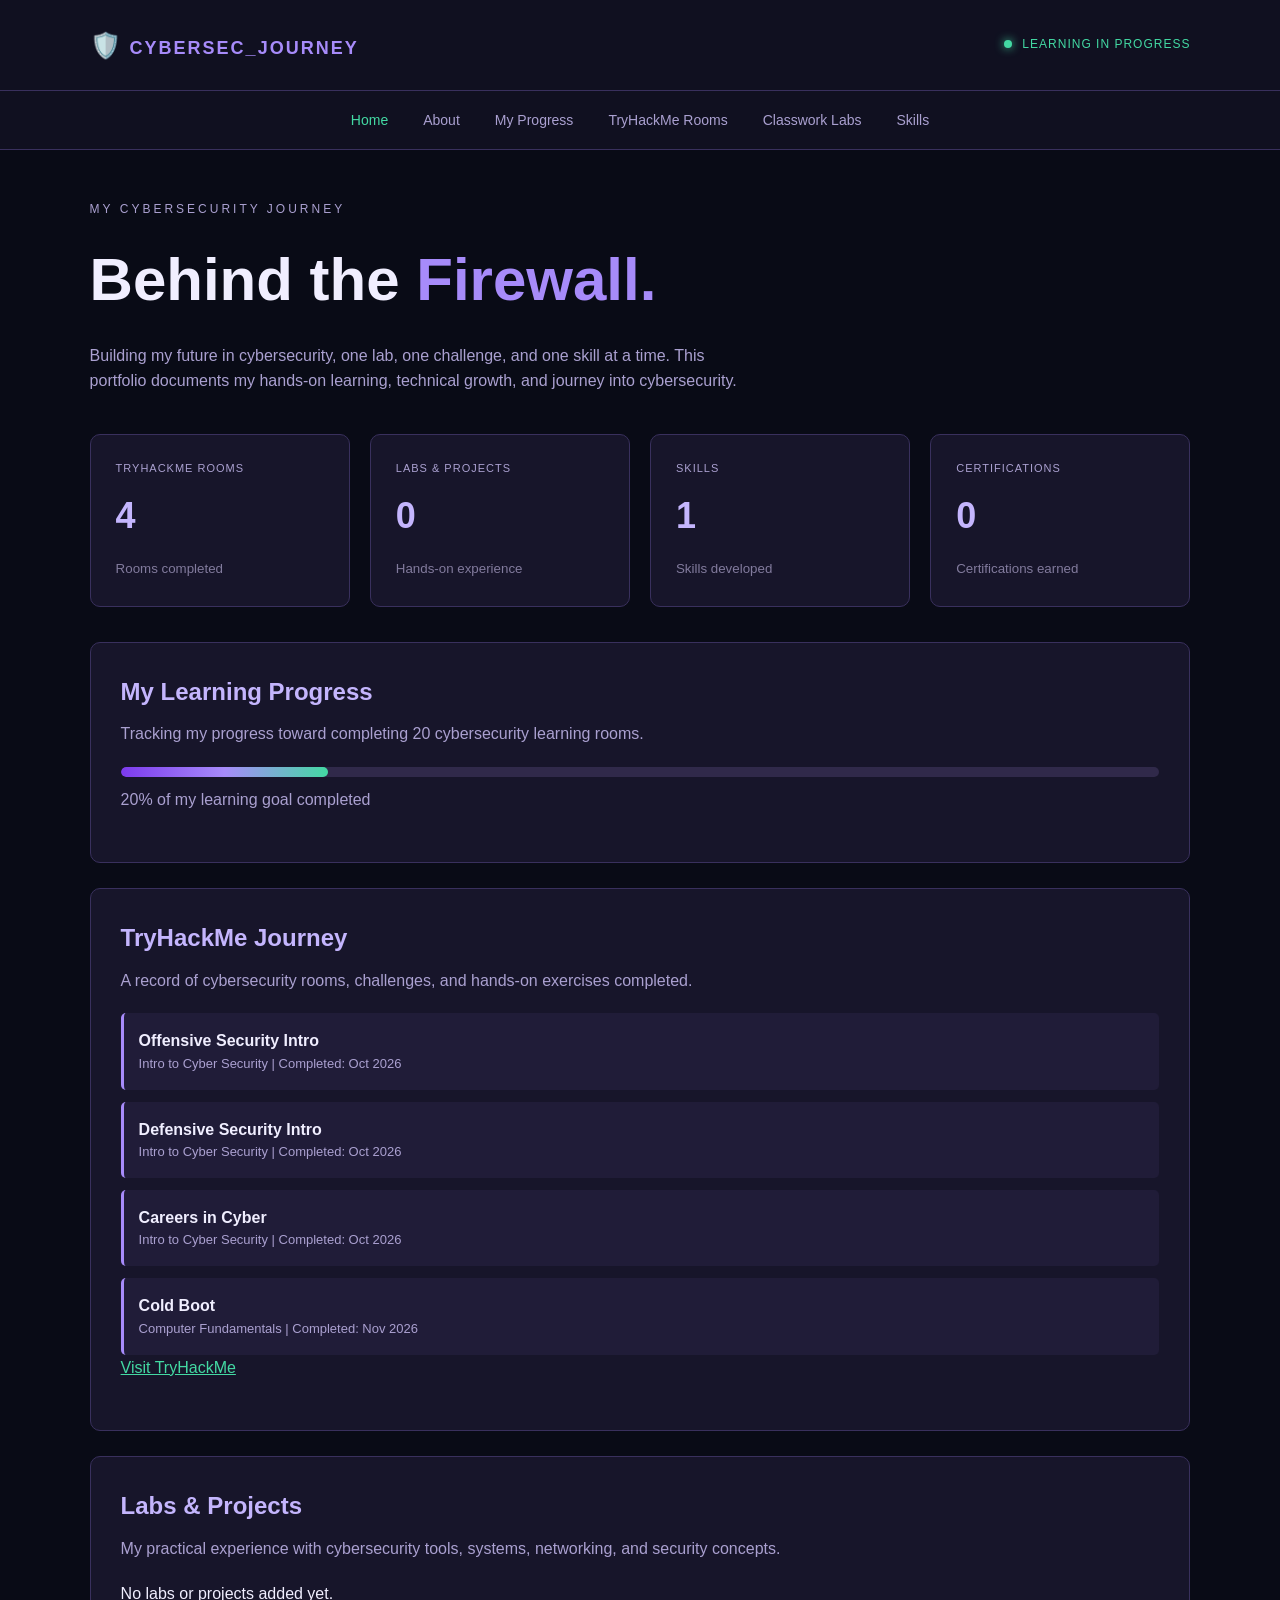
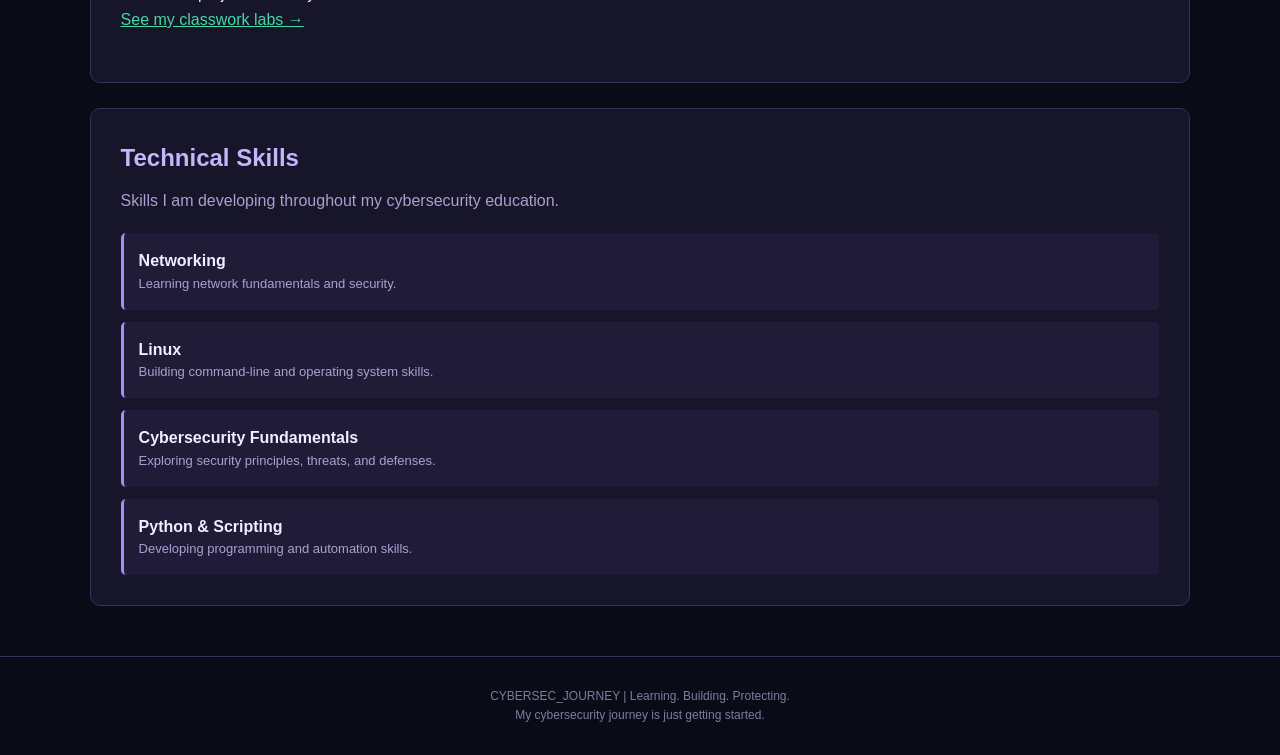
<file: index.html>
<!DOCTYPE html>
<html lang="en">

<head>
    <meta charset="UTF-8">
    <meta name="viewport" content="width=device-width, initial-scale=1.0">
    <title>Cybersec Journey | Cybersecurity Portfolio</title>
    <link rel="stylesheet" href="style.css?v=4">
</head>

<body>

    <header>
        <div class="logo">
            <span>🛡️</span> CYBERSEC_JOURNEY
        </div>

        <div class="status">
            <span class="status-dot"></span>
            LEARNING IN PROGRESS
        </div>
    </header>

    <nav>
        <a href="index.html" class="active">Home</a>
        <a href="about.html">About</a>
        <a href="index.html#progress">My Progress</a>
        <a href="index.html#rooms">TryHackMe Rooms</a>
        <a href="classwork.html">Classwork Labs</a>
        <a href="index.html#skills">Skills</a>
    </nav>

    <main id="home">

        <section class="welcome">
            <p class="eyebrow">MY CYBERSECURITY JOURNEY</p>

            <h1>
                Behind the <span>Firewall.</span>
            </h1>

            <p>
                Building my future in cybersecurity, one lab,
                one challenge, and one skill at a time.
                This portfolio documents my hands-on learning,
                technical growth, and journey into cybersecurity.
            </p>
        </section>

        <section class="stats">

            <div class="stat-card">
                <p>TRYHACKME ROOMS</p>
                <h2 id="roomCount">0</h2>
                <small>Rooms completed</small>
            </div>

            <div class="stat-card">
                <p>LABS & PROJECTS</p>
                <h2 id="labCount">0</h2>
                <small>Hands-on experience</small>
            </div>

            <div class="stat-card">
                <p>SKILLS</p>
                <h2 id="skillCount">0</h2>
                <small>Skills developed</small>
            </div>

            <div class="stat-card">
                <p>CERTIFICATIONS</p>
                <h2 id="certCount">0</h2>
                <small>Certifications earned</small>
            </div>

        </section>

        <section class="panel" id="progress">
            <h2>My Learning Progress</h2>

            <p>
                Tracking my progress toward completing
                20 cybersecurity learning rooms.
            </p>

            <div class="progress-track">
                <div class="progress-fill" id="progressFill"></div>
            </div>

            <p id="progressText">
                0% of my learning goal completed
            </p>
        </section>

        <section class="panel" id="rooms">
            <h2>TryHackMe Journey</h2>

            <p>
                A record of cybersecurity rooms,
                challenges, and hands-on exercises completed.
            </p>

            <div id="roomList">
                <p>No completed rooms added yet.</p>
            </div>

            <p>
                <a href="https://tryhackme.com/"
                   target="_blank"
                   rel="noopener noreferrer">
                    Visit TryHackMe
                </a>
            </p>
        </section>

        <section class="panel" id="labs">
            <h2>Labs & Projects</h2>

            <p>
                My practical experience with cybersecurity tools,
                systems, networking, and security concepts.
            </p>

            <div id="labList">
                <p>No labs or projects added yet.</p>
            </div>

            <p>
                <a href="classwork.html">See my classwork labs →</a>
            </p>
        </section>

        <section class="panel" id="skills">
            <h2>Technical Skills</h2>

            <p>
                Skills I am developing throughout my cybersecurity education.
            </p>

            <div class="activity-item">
                <h3>Networking</h3>
                <p>Learning network fundamentals and security.</p>
            </div>

            <div class="activity-item">
                <h3>Linux</h3>
                <p>Building command-line and operating system skills.</p>
            </div>

            <div class="activity-item">
                <h3>Cybersecurity Fundamentals</h3>
                <p>Exploring security principles, threats, and defenses.</p>
            </div>

            <div class="activity-item">
                <h3>Python & Scripting</h3>
                <p>Developing programming and automation skills.</p>
            </div>
        </section>

    </main>

    <footer>
        <p>CYBERSEC_JOURNEY | Learning. Building. Protecting.</p>
        <p>My cybersecurity journey is just getting started.</p>
    </footer>

    <script src="script.js"></script>

</body>
</html>
</file>
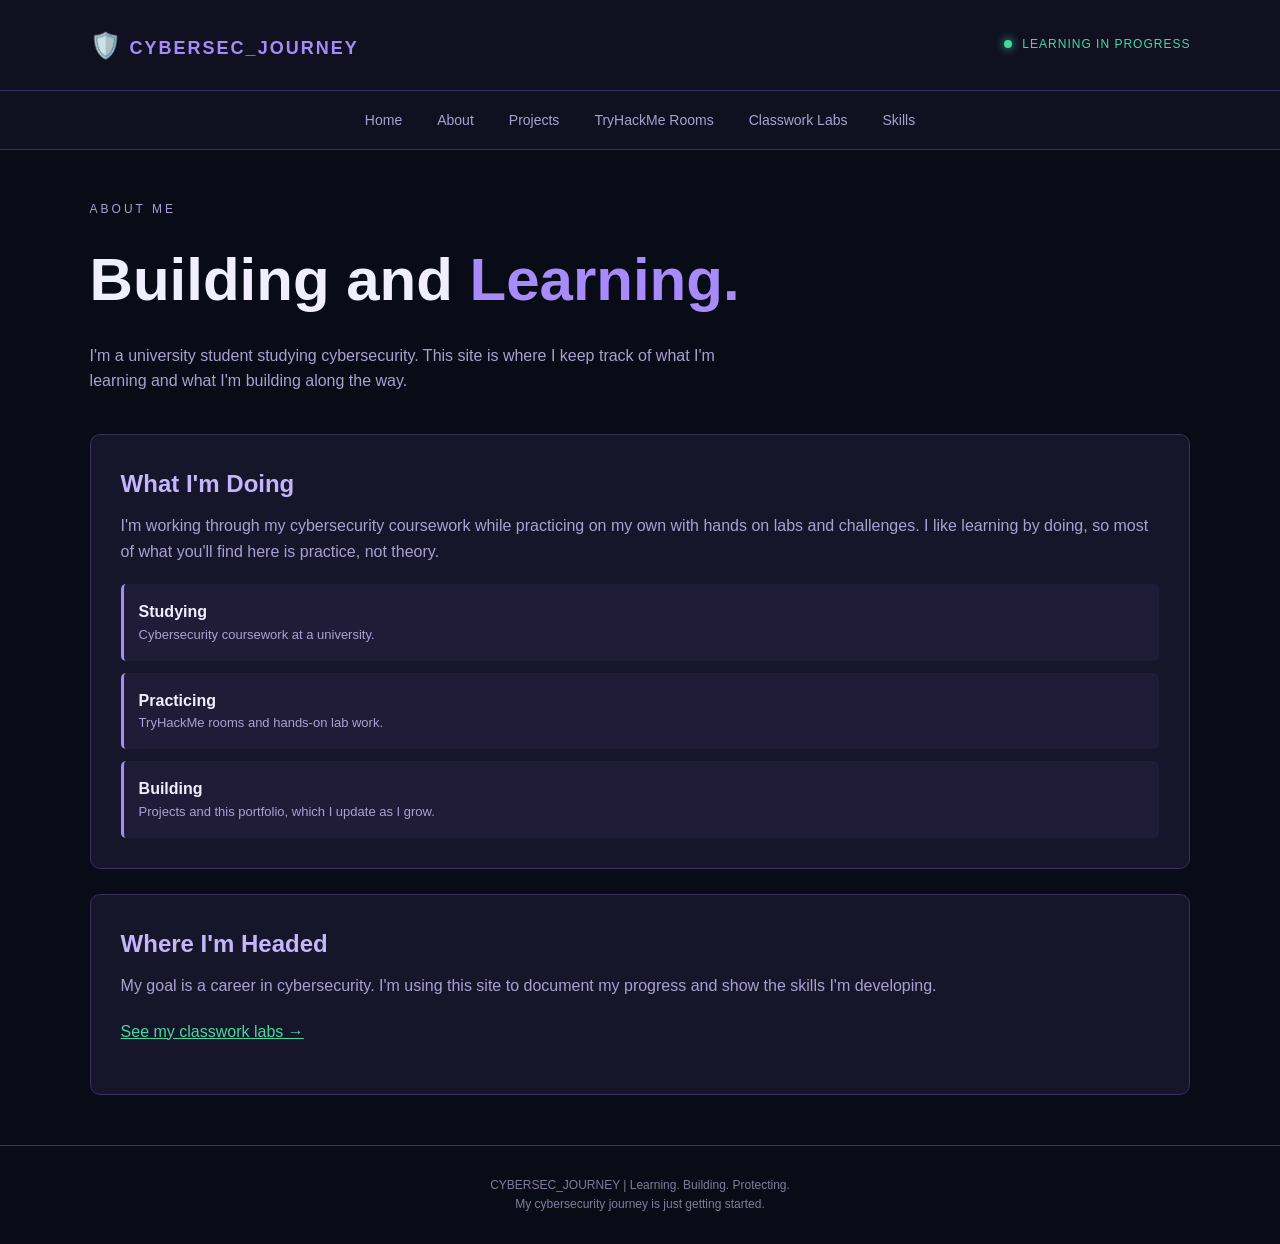
<file: about.html>
<!DOCTYPE html>
<html lang="en">

<head>
    <meta charset="UTF-8">
    <meta name="viewport" content="width=device-width, initial-scale=1.0">
    <title>About | Cybersec Journey</title>
    <link rel="stylesheet" href="style.css?v=3">
</head>

<body>

    <header>
        <div class="logo">
            <span>🛡️</span> CYBERSEC_JOURNEY
        </div>

        <div class="status">
            <span class="status-dot"></span>
            LEARNING IN PROGRESS
        </div>
    </header>

    <nav>
    <a href="index.html">Home</a>
    <a href="about.html">About</a>
    <a href="projects.html">Projects</a>
    <a href="index.html#rooms">TryHackMe Rooms</a>
    <a href="classwork.html">Classwork Labs</a>
    <a href="index.html#skills">Skills</a>
</nav>

    <main>

        <section class="welcome">
            <p class="eyebrow">ABOUT ME</p>

            <h1>
                Building and <span>Learning.</span>
            </h1>

            <p>
                I'm a university student studying cybersecurity.
                This site is where I keep track of what I'm learning
                and what I'm building along the way.
            </p>
        </section>

        <section class="panel">
            <h2>What I'm Doing</h2>

            <p>
                I'm working through my cybersecurity coursework while
                practicing on my own with hands on labs and challenges.
                I like learning by doing, so most of what you'll find
                here is practice, not theory.
            </p>

            <div class="activity-item">
                <h3>Studying</h3>
                <p>Cybersecurity coursework at a university.</p>
            </div>

            <div class="activity-item">
                <h3>Practicing</h3>
                <p>TryHackMe rooms and hands-on lab work.</p>
            </div>

            <div class="activity-item">
                <h3>Building</h3>
                <p>Projects and this portfolio, which I update as I grow.</p>
            </div>
        </section>

        <section class="panel">
            <h2>Where I'm Headed</h2>

            <p>
                My goal is a career in cybersecurity. I'm using this
                site to document my progress and show the skills I'm
                developing.
            </p>

            <p>
                <a href="classwork.html">See my classwork labs →</a>
            </p>
        </section>

    </main>

    <footer>
        <p>CYBERSEC_JOURNEY | Learning. Building. Protecting.</p>
        <p>My cybersecurity journey is just getting started.</p>
    </footer>

</body>
</html>
</file>
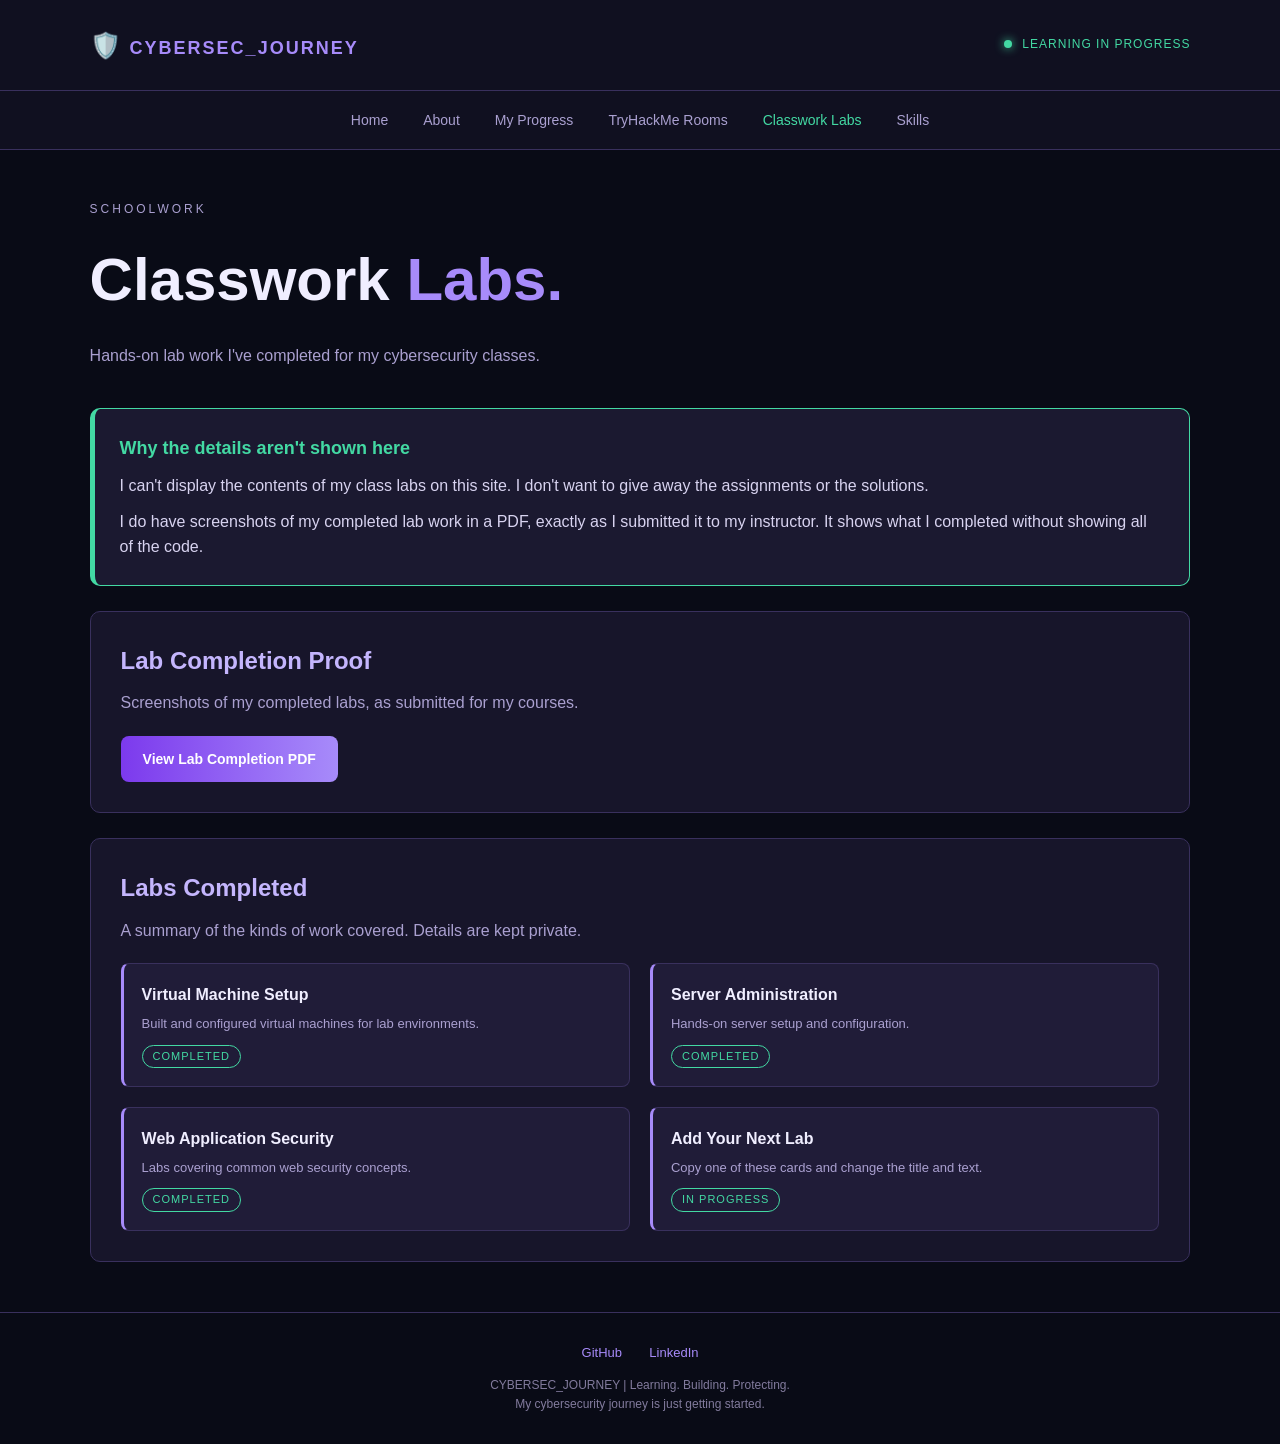
<file: classwork.html>
<!DOCTYPE html>
<html lang="en">

<head>
    <meta charset="UTF-8">
    <meta name="viewport" content="width=device-width, initial-scale=1.0">
    <title>Classwork Labs | Cybersec Journey</title>
    <link rel="stylesheet" href="style.css?v=3">
</head>

<body>

    <header>
        <div class="logo">
            <span>🛡️</span> CYBERSEC_JOURNEY
        </div>

        <div class="status">
            <span class="status-dot"></span>
            LEARNING IN PROGRESS
        </div>
    </header>

    <nav>
        <a href="index.html">Home</a>
        <a href="about.html">About</a>
        <a href="index.html#progress">My Progress</a>
        <a href="index.html#rooms">TryHackMe Rooms</a>
        <a href="classwork.html" class="active">Classwork Labs</a>
        <a href="index.html#skills">Skills</a>
    </nav>

    <main>

        <section class="welcome">
            <p class="eyebrow">SCHOOLWORK</p>

            <h1>
                Classwork <span>Labs.</span>
            </h1>

            <p>
                Hands-on lab work I've completed for my cybersecurity classes.
            </p>
        </section>

        <section class="notice">
            <h2>Why the details aren't shown here</h2>

            <p>
                I can't display the contents of my class labs on this site.
                I don't want to give away the assignments or the solutions.
            </p>

            <p>
                I do have screenshots of my completed lab work in a PDF,
                exactly as I submitted it to my instructor. It shows what I
                completed without showing all of the code.
            </p>
        </section>

        <section class="panel">
            <h2>Lab Completion Proof</h2>

            <p>
                Screenshots of my completed labs, as submitted for my courses.
            </p>

            <a class="btn" href="labs-completion.pdf" target="_blank" rel="noopener noreferrer">
                View Lab Completion PDF
            </a>
        </section>

        <section class="panel">
            <h2>Labs Completed</h2>

            <p>
                A summary of the kinds of work covered. Details are kept private.
            </p>

            <div class="lab-grid">

                <div class="lab-card">
                    <h3>Virtual Machine Setup</h3>
                    <p>Built and configured virtual machines for lab environments.</p>
                    <span class="tag">COMPLETED</span>
                </div>

                <div class="lab-card">
                    <h3>Server Administration</h3>
                    <p>Hands-on server setup and configuration.</p>
                    <span class="tag">COMPLETED</span>
                </div>

                <div class="lab-card">
                    <h3>Web Application Security</h3>
                    <p>Labs covering common web security concepts.</p>
                    <span class="tag">COMPLETED</span>
                </div>

                <div class="lab-card">
                    <h3>Add Your Next Lab</h3>
                    <p>Copy one of these cards and change the title and text.</p>
                    <span class="tag">IN PROGRESS</span>
                </div>

            </div>
        </section>

    </main>

    <footer>
    <div class="footer-links">
        <a href="https://github.com/prphechamiltoncoder" target="_blank" rel="noopener noreferrer">GitHub</a>
        <a href="https;//www.linkedin.com/in/pr-phec-h-05959610myprofile" target="_blank" rel="noopener noreferrer">LinkedIn</a>
    </div>
    <p>CYBERSEC_JOURNEY | Learning. Building. Protecting.</p>
    <p>My cybersecurity journey is just getting started.</p>
</footer>

</body>
</html>
</file>
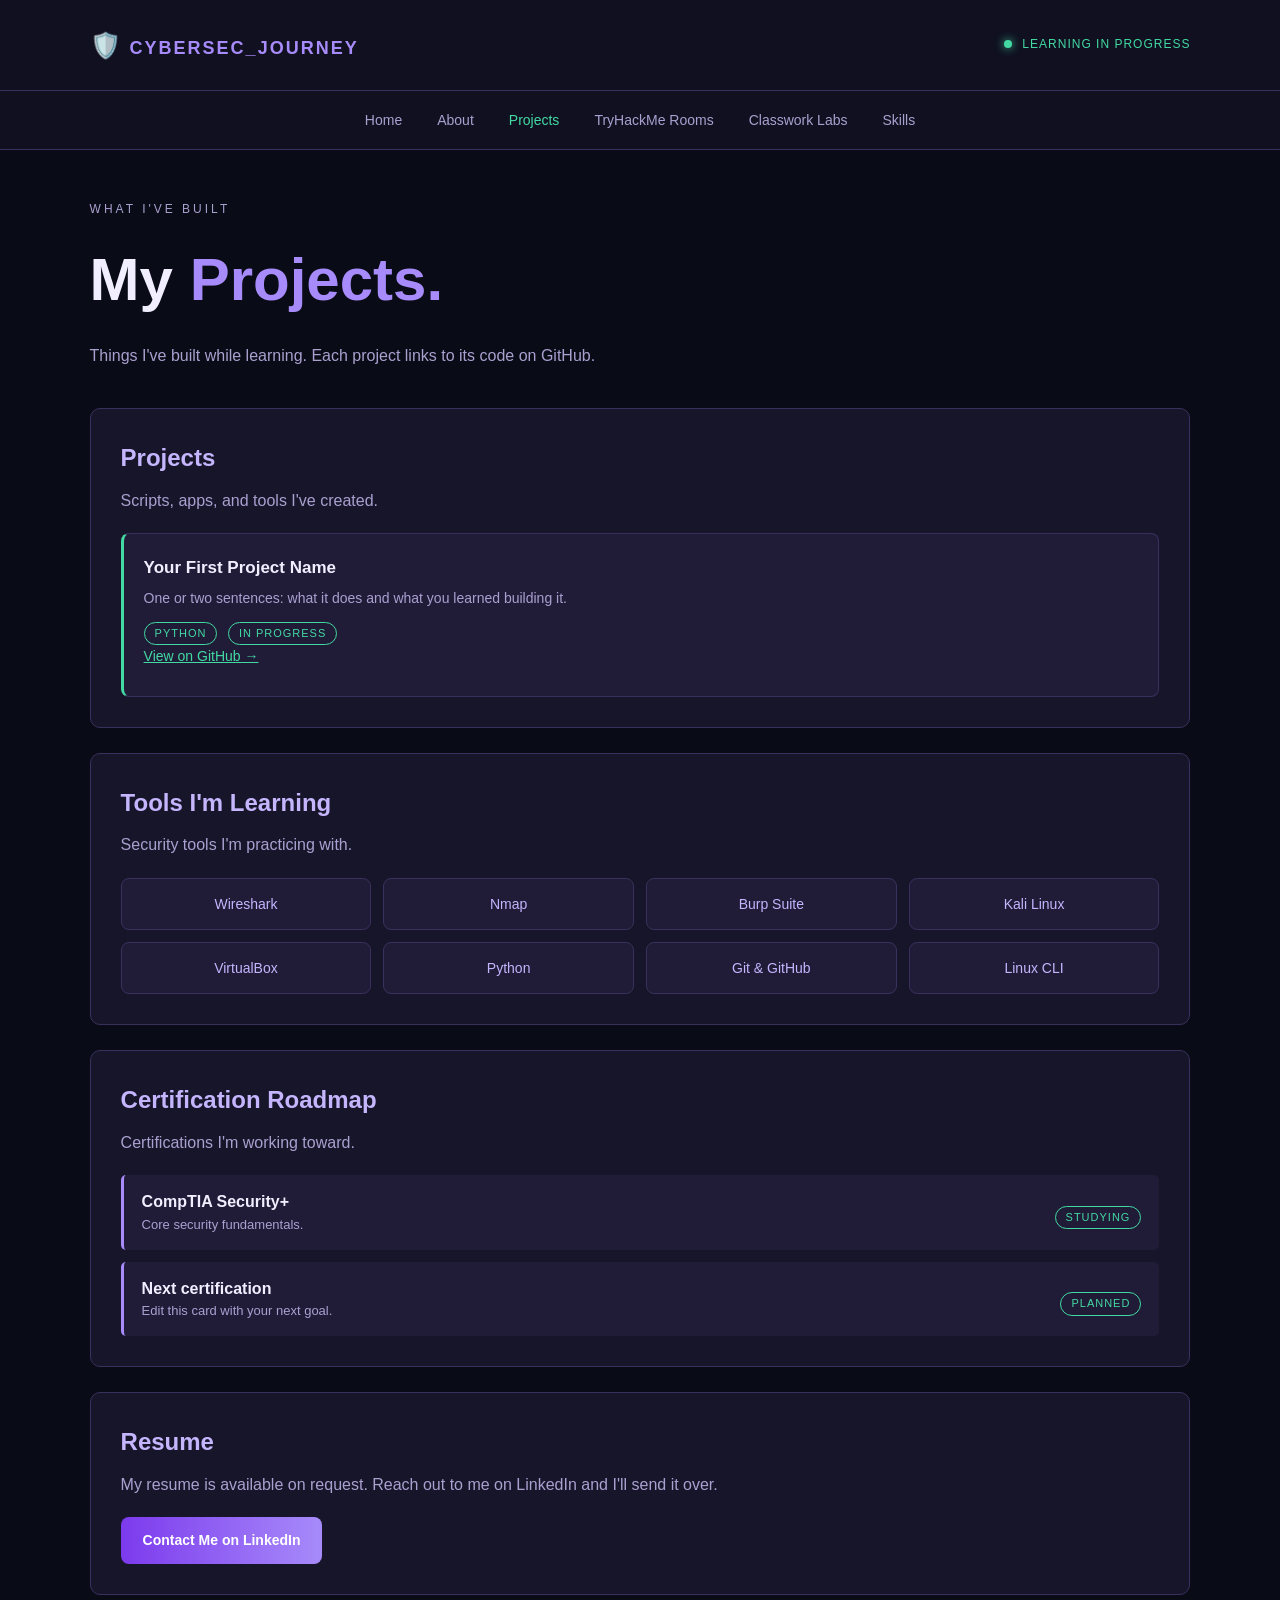
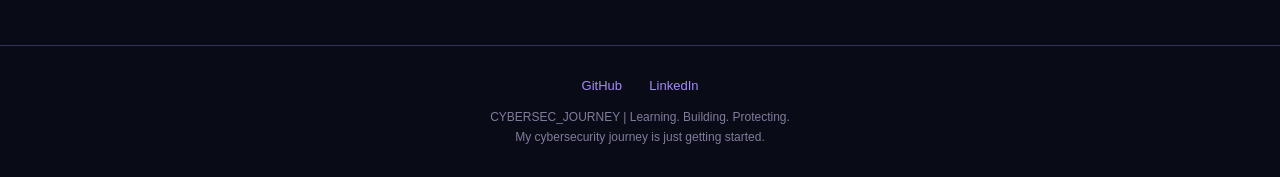
<file: projects.html>
<!DOCTYPE html>
<html lang="en">

<head>
    <meta charset="UTF-8">
    <meta name="viewport" content="width=device-width, initial-scale=1.0">
    <title>Projects | Cybersec Journey</title>
    <link rel="stylesheet" href="style.css?v=4">
</head>

<body>

    <header>
        <div class="logo">
            <span>🛡️</span> CYBERSEC_JOURNEY
        </div>

        <div class="status">
            <span class="status-dot"></span>
            LEARNING IN PROGRESS
        </div>
    </header>

    <nav>
        <a href="index.html">Home</a>
        <a href="about.html">About</a>
        <a href="projects.html" class="active">Projects</a>
        <a href="index.html#rooms">TryHackMe Rooms</a>
        <a href="classwork.html">Classwork Labs</a>
        <a href="index.html#skills">Skills</a>
    </nav>

    <main>

        <section class="welcome">
            <p class="eyebrow">WHAT I'VE BUILT</p>

            <h1>
                My <span>Projects.</span>
            </h1>

            <p>
                Things I've built while learning. Each project links to
                its code on GitHub.
            </p>
        </section>

        <!-- PROJECTS -->
        <section class="panel" id="projects">
            <h2>Projects</h2>

            <p>Scripts, apps, and tools I've created.</p>

            <!-- COPY THIS CARD FOR EACH NEW PROJECT -->
            <div class="project-card">
                <h3>Your First Project Name</h3>
                <p>One or two sentences: what it does and what you learned building it.</p>
                <span class="tag">PYTHON</span>
                <span class="tag">IN PROGRESS</span>
                <p><a href="https://github.com/YOUR-USERNAME/YOUR-REPO" target="_blank" rel="noopener noreferrer">View on GitHub →</a></p>
            </div>
            <!-- END CARD -->

        </section>

        <!-- TOOLS -->
        <section class="panel" id="tools">
            <h2>Tools I'm Learning</h2>

            <p>Security tools I'm practicing with.</p>

            <div class="tool-grid">
                <div class="tool">Wireshark</div>
                <div class="tool">Nmap</div>
                <div class="tool">Burp Suite</div>
                <div class="tool">Kali Linux</div>
                <div class="tool">VirtualBox</div>
                <div class="tool">Python</div>
                <div class="tool">Git & GitHub</div>
                <div class="tool">Linux CLI</div>
            </div>
        </section>

        <!-- ROADMAP -->
        <section class="panel" id="roadmap">
            <h2>Certification Roadmap</h2>

            <p>Certifications I'm working toward.</p>

            <div class="roadmap-item">
                <div>
                    <h3>CompTIA Security+</h3>
                    <p>Core security fundamentals.</p>
                </div>
                <span class="tag">STUDYING</span>
            </div>

            <div class="roadmap-item">
                <div>
                    <h3>Next certification</h3>
                    <p>Edit this card with your next goal.</p>
                </div>
                <span class="tag">PLANNED</span>
            </div>
        </section>

                <!-- RESUME -->
        <section class="panel" id="resume">
            <h2>Resume</h2>

            <p>
                My resume is available on request. Reach out to me
                on LinkedIn and I'll send it over.
            </p>

            <a class="btn" href="https://www.linkedin.com/in/YOUR-LINKEDIN" target="_blank" rel="noopener noreferrer">
                Contact Me on LinkedIn
            </a>
        </section>

    </main>

    <footer>
        <div class="footer-links">
            <a href="https://github.com/PHProfile" target="_blank" rel="noopener noreferrer">GitHub</a>
            <a href="https://www.linkedin.com/in/pr-phec-h-05959610myprofile" target="_blank" rel="noopener noreferrer">LinkedIn</a>
        </div>
        <p>CYBERSEC_JOURNEY | Learning. Building. Protecting.</p>
        <p>My cybersecurity journey is just getting started.</p>
    </footer>

</body>
</html>
</file>
<file: style.css>
/* =================================
   CYBERSEC_JOURNEY
   Purple & Neon Green Dashboard
================================= */

* { margin: 0; padding: 0; box-sizing: border-box; }

html { scroll-behavior: smooth; }

body {
    background-color: #090B16;
    color: #F0EEFF;
    font-family: Arial, sans-serif;
    line-height: 1.6;
}

/* HEADER */

header {
    display: flex;
    justify-content: space-between;
    align-items: center;
    padding: 25px 7%;
    border-bottom: 1px solid #39305D;
    background-color: #101020;
}

.logo { font-size: 18px; font-weight: bold; letter-spacing: 2px; color: #A78BFA; }
.logo span { font-size: 25px; }

.status { color: #43D9A3; font-size: 12px; letter-spacing: 1px; }

.status-dot {
    display: inline-block;
    width: 8px;
    height: 8px;
    background: #43D9A3;
    border-radius: 50%;
    margin-right: 6px;
    box-shadow: 0 0 10px #43D9A3;
}

/* NAVIGATION */

nav {
    display: flex;
    justify-content: center;
    gap: 35px;
    padding: 18px;
    background-color: #101020;
    border-bottom: 1px solid #39305D;
    flex-wrap: wrap;
}

nav a { color: #AAA0D0; text-decoration: none; font-size: 14px; transition: 0.3s; }
nav a:hover { color: #43D9A3; }
nav a.active { color: #43D9A3; }

/* MAIN */

main { width: 86%; max-width: 1200px; margin: 50px auto; }

.welcome { margin-bottom: 40px; }

.eyebrow { color: #A78BFA; font-size: 12px; letter-spacing: 3px; margin-bottom: 12px; }

.welcome h1 { font-size: clamp(35px, 6vw, 60px); margin-bottom: 15px; }
.welcome h1 span { color: #A78BFA; }
.welcome p { color: #AAA0D0; max-width: 650px; }

/* STAT CARDS */

.stats {
    display: grid;
    grid-template-columns: repeat(4, 1fr);
    gap: 20px;
    margin-bottom: 35px;
}

.stat-card {
    background: #17152A;
    border: 1px solid #39305D;
    border-radius: 10px;
    padding: 25px;
    transition: 0.3s;
}

.stat-card:hover {
    border-color: #A78BFA;
    transform: translateY(-4px);
    box-shadow: 0 5px 20px #A78BFA20;
}

.stat-card p { color: #AAA0D0; font-size: 11px; letter-spacing: 1px; }
.stat-card h2 { color: #C4B5FD; font-size: 36px; margin: 10px 0; }
.stat-card small { color: #827B9D; }

/* PANELS */

.panel {
    background: #17152A;
    border: 1px solid #39305D;
    border-radius: 10px;
    padding: 30px;
    margin-bottom: 25px;
}

.panel h2 { color: #C4B5FD; margin-bottom: 10px; }
.panel > p { color: #AAA0D0; margin-bottom: 20px; }
.panel a { color: #43D9A3; }

/* PROGRESS BAR */

.progress-track {
    width: 100%;
    height: 10px;
    background: #30294A;
    border-radius: 20px;
    overflow: hidden;
    margin: 20px 0 10px;
}

.progress-fill {
    width: 0%;
    height: 100%;
    background: linear-gradient(90deg, #7C3AED, #A78BFA, #43D9A3);
    border-radius: 20px;
    transition: width 0.5s ease;
}

/* ACTIVITY ITEMS */

.activity-item {
    background: #201C38;
    padding: 15px;
    margin-top: 12px;
    border-left: 3px solid #A78BFA;
    border-radius: 5px;
}

.activity-item h3 { color: #F0EEFF; font-size: 16px; }
.activity-item p { color: #AAA0D0; font-size: 13px; }

/* NOTICE BOX (classwork page) */

.notice {
    background: #1B1930;
    border: 1px solid #43D9A3;
    border-left: 5px solid #43D9A3;
    border-radius: 10px;
    padding: 25px;
    margin-bottom: 25px;
}

.notice h2 { color: #43D9A3; font-size: 18px; margin-bottom: 10px; }
.notice p { color: #D8D3F0; margin-bottom: 10px; }
.notice p:last-child { margin-bottom: 0; }

/* BUTTON */

.btn {
    display: inline-block;
    background: linear-gradient(90deg, #7C3AED, #A78BFA);
    color: #FFFFFF !important;
    text-decoration: none;
    font-weight: bold;
    font-size: 14px;
    padding: 12px 22px;
    border-radius: 8px;
    transition: 0.3s;
}

.btn:hover { box-shadow: 0 0 18px #A78BFA80; transform: translateY(-2px); }

/* LAB CARDS */

.lab-grid {
    display: grid;
    grid-template-columns: repeat(2, 1fr);
    gap: 20px;
}

.lab-card {
    background: #201C38;
    border: 1px solid #39305D;
    border-left: 3px solid #A78BFA;
    border-radius: 8px;
    padding: 18px;
}

.lab-card h3 { color: #F0EEFF; font-size: 16px; margin-bottom: 6px; }
.lab-card p { color: #AAA0D0; font-size: 13px; }

.tag {
    display: inline-block;
    color: #43D9A3;
    border: 1px solid #43D9A3;
    border-radius: 20px;
    font-size: 11px;
    padding: 2px 10px;
    margin-top: 10px;
    letter-spacing: 1px;
}

/* FOOTER */

footer {
    text-align: center;
    padding: 30px;
    border-top: 1px solid #39305D;
    color: #827B9D;
    font-size: 12px;
}

/* MOBILE */

@media (max-width: 850px) {
    .stats { grid-template-columns: repeat(2, 1fr); }
    nav { gap: 15px; }
}

@media (max-width: 500px) {
    header { padding: 18px 5%; }
    .logo { font-size: 13px; }
    .status { font-size: 9px; }
    main { width: 92%; }
    .stats { grid-template-columns: 1fr; }
    .lab-grid { grid-template-columns: 1fr; }
    .panel { padding: 20px; }
}
/* PROJECT CARDS */

.project-card {
    background: #201C38;
    border: 1px solid #39305D;
    border-left: 3px solid #43D9A3;
    border-radius: 8px;
    padding: 20px;
    margin-top: 15px;
}

.project-card h3 { color: #F0EEFF; font-size: 17px; margin-bottom: 6px; }
.project-card p { color: #AAA0D0; font-size: 14px; margin-bottom: 8px; }
.project-card .tag { margin-right: 6px; margin-top: 4px; }
.project-card a { color: #43D9A3; font-size: 14px; }

/* TOOLS GRID */

.tool-grid {
    display: grid;
    grid-template-columns: repeat(4, 1fr);
    gap: 12px;
}

.tool {
    background: #201C38;
    border: 1px solid #39305D;
    border-radius: 8px;
    padding: 14px;
    text-align: center;
    color: #C4B5FD;
    font-size: 14px;
    transition: 0.3s;
}

.tool:hover { border-color: #43D9A3; color: #43D9A3; }

/* ROADMAP */

.roadmap-item {
    display: flex;
    justify-content: space-between;
    align-items: center;
    background: #201C38;
    border-left: 3px solid #A78BFA;
    border-radius: 5px;
    padding: 14px 18px;
    margin-top: 12px;
}

.roadmap-item h3 { color: #F0EEFF; font-size: 16px; }
.roadmap-item p { color: #AAA0D0; font-size: 13px; }

/* FOOTER LINKS */

.footer-links { margin-bottom: 12px; }
.footer-links a { color: #A78BFA; text-decoration: none; margin: 0 12px; font-size: 13px; }
.footer-links a:hover { color: #43D9A3; }

@media (max-width: 850px) {
    .tool-grid { grid-template-columns: repeat(2, 1fr); }
}

@media (max-width: 500px) {
    .roadmap-item { flex-direction: column; align-items: flex-start; gap: 8px; }
}
</file>
